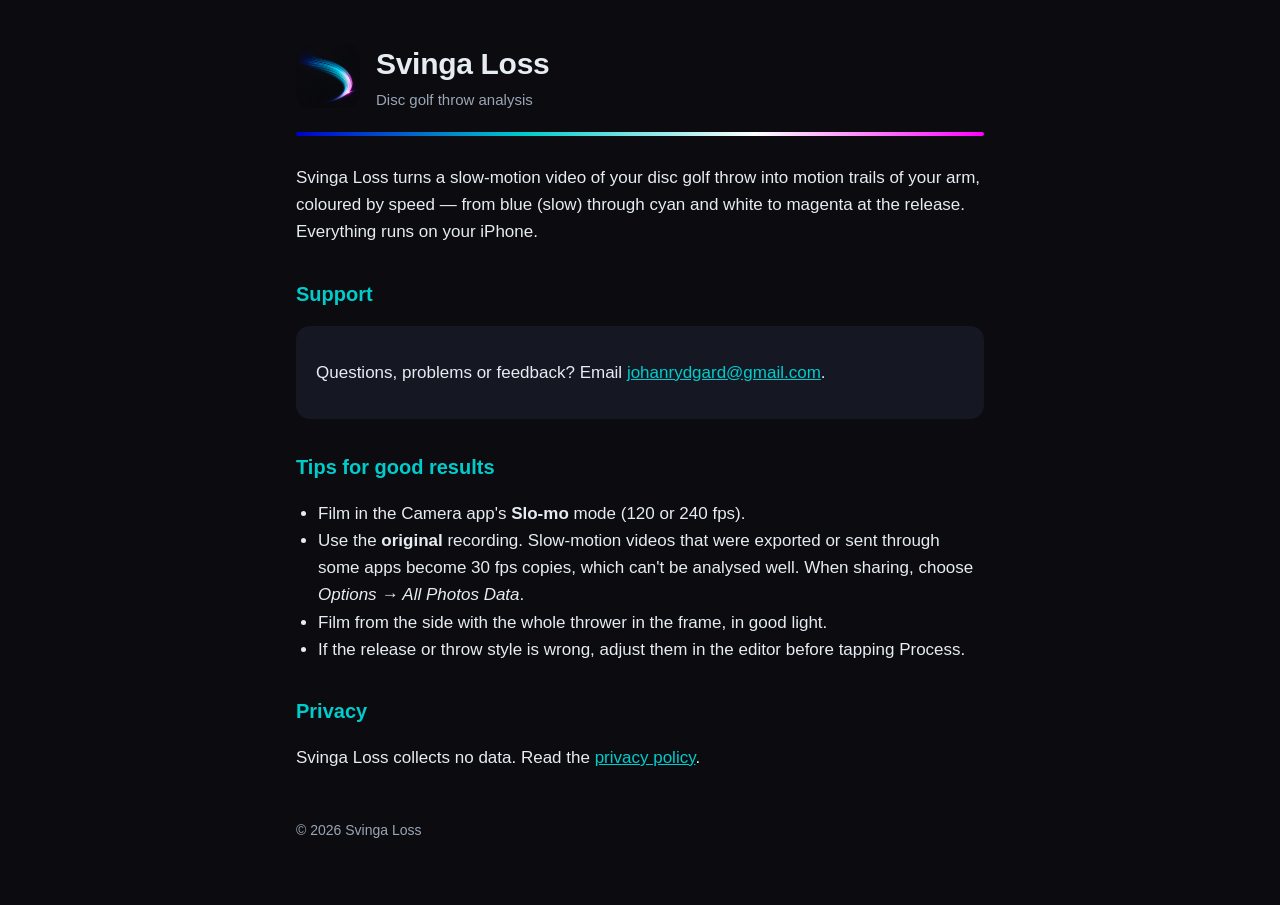
<file: index.html>
<!doctype html>
<html lang="en">
<head>
  <meta charset="utf-8">
  <meta name="viewport" content="width=device-width, initial-scale=1">
  <title>Svinga Loss — Support</title>
  <meta name="description" content="Svinga Loss: disc golf throw analysis. Support and contact.">
  <link rel="icon" href="favicon.png">
  <link rel="apple-touch-icon" href="apple-touch-icon.png">
  <link rel="stylesheet" href="style.css">
</head>
<body>
<main>
  <header>
    <img src="icon.png" alt="Svinga Loss app icon">
    <div>
      <h1>Svinga Loss</h1>
      <div class="muted">Disc golf throw analysis</div>
    </div>
  </header>
  <div class="bar"></div>

  <p>Svinga Loss turns a slow-motion video of your disc golf throw into motion
  trails of your arm, coloured by speed — from blue (slow) through cyan and
  white to magenta at the release. Everything runs on your iPhone.</p>

  <h2>Support</h2>
  <div class="card">
    <p>Questions, problems or feedback? Email
    <a href="mailto:johanrydgard@gmail.com">johanrydgard@gmail.com</a>.</p>
  </div>

  <h2>Tips for good results</h2>
  <ul>
    <li>Film in the Camera app's <b>Slo-mo</b> mode (120 or 240 fps).</li>
    <li>Use the <b>original</b> recording. Slow-motion videos that were exported or
      sent through some apps become 30 fps copies, which can't be analysed well.
      When sharing, choose <i>Options → All Photos Data</i>.</li>
    <li>Film from the side with the whole thrower in the frame, in good light.</li>
    <li>If the release or throw style is wrong, adjust them in the editor before
      tapping Process.</li>
  </ul>

  <h2>Privacy</h2>
  <p>Svinga Loss collects no data. Read the <a href="privacy/">privacy policy</a>.</p>

  <footer>© 2026 Svinga Loss</footer>
</main>
</body>
</html>
</file>
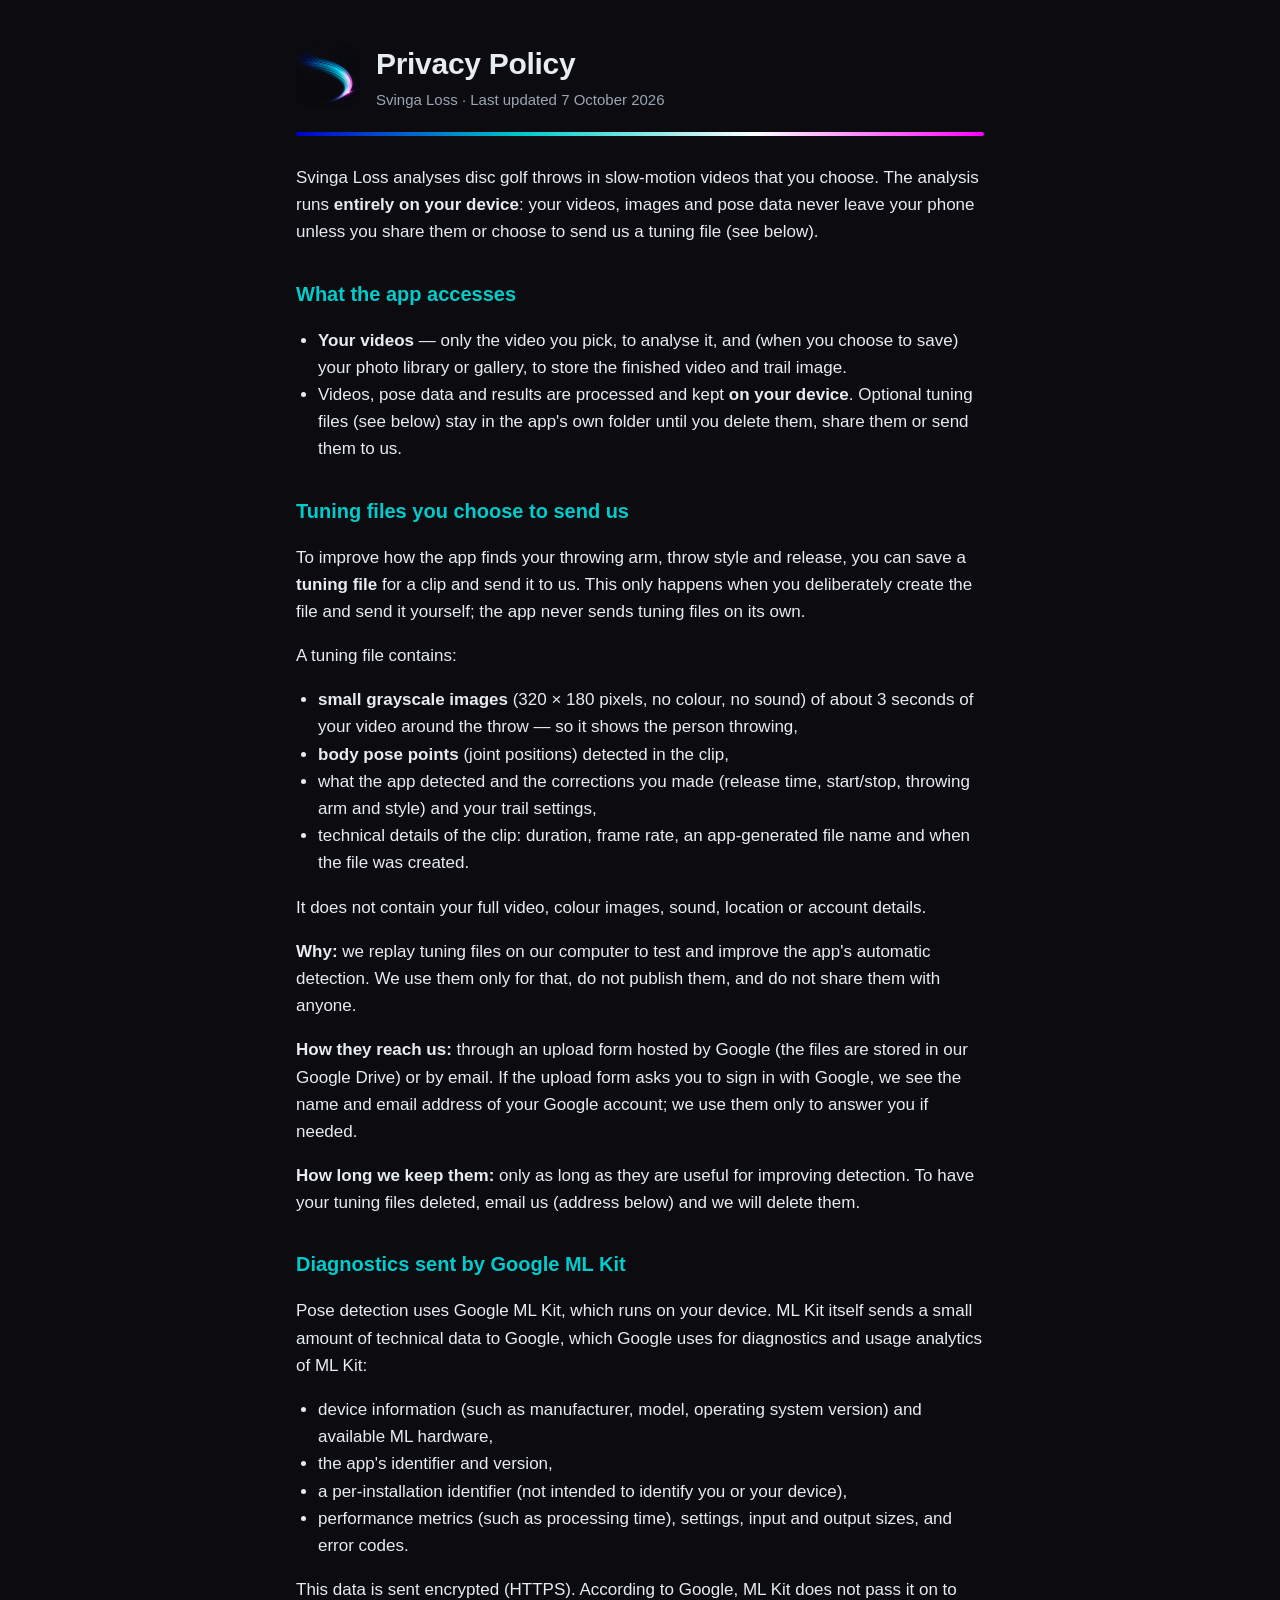
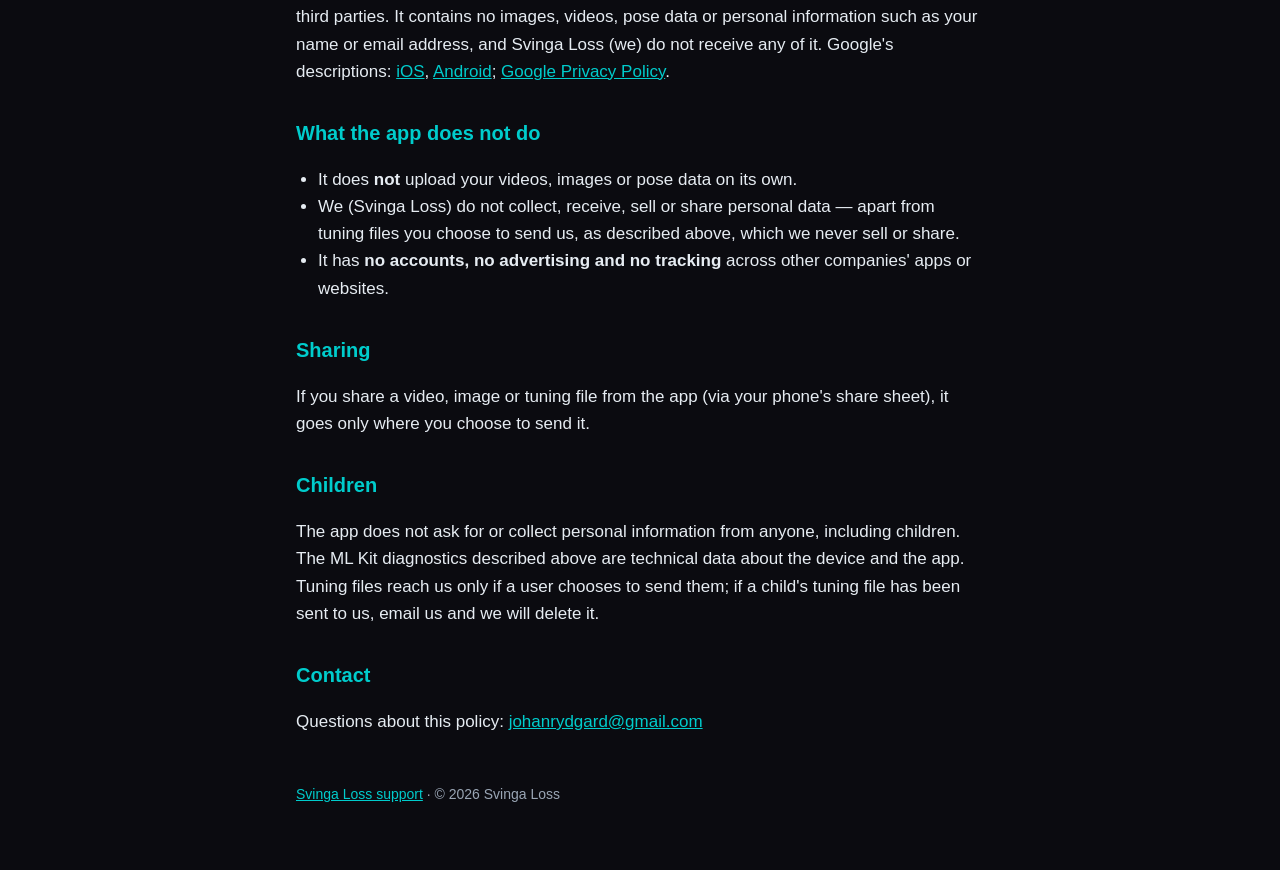
<file: privacy/index.html>
<!doctype html>
<html lang="en">
<head>
  <meta charset="utf-8">
  <meta name="viewport" content="width=device-width, initial-scale=1">
  <title>Svinga Loss — Privacy Policy</title>
  <meta name="description" content="Privacy policy for the Svinga Loss app.">
  <link rel="icon" href="../favicon.png">
  <link rel="apple-touch-icon" href="../apple-touch-icon.png">
  <link rel="stylesheet" href="../style.css">
</head>
<body>
<main>
  <header>
    <img src="../icon.png" alt="Svinga Loss app icon">
    <div>
      <h1>Privacy Policy</h1>
      <div class="muted">Svinga Loss · Last updated 7 October 2026</div>
    </div>
  </header>
  <div class="bar"></div>

  <p>Svinga Loss analyses disc golf throws in slow-motion videos that you
  choose. The analysis runs <b>entirely on your device</b>: your videos,
  images and pose data never leave your phone unless you share them or
  choose to send us a tuning file (see below).</p>

  <h2>What the app accesses</h2>
  <ul>
    <li><b>Your videos</b> — only the video you pick, to analyse it, and
      (when you choose to save) your photo library or gallery, to store the
      finished video and trail image.</li>
    <li>Videos, pose data and results are processed and kept <b>on your
      device</b>. Optional tuning files (see below) stay in the app's own
      folder until you delete them, share them or send them to us.</li>
  </ul>

  <h2>Tuning files you choose to send us</h2>
  <p>To improve how the app finds your throwing arm, throw style and release,
  you can save a <b>tuning file</b> for a clip and send it to us. This only
  happens when you deliberately create the file and send it yourself; the app
  never sends tuning files on its own.</p>
  <p>A tuning file contains:</p>
  <ul>
    <li><b>small grayscale images</b> (320 × 180 pixels, no colour, no sound)
      of about 3 seconds of your video around the throw — so it shows the
      person throwing,</li>
    <li><b>body pose points</b> (joint positions) detected in the clip,</li>
    <li>what the app detected and the corrections you made (release time,
      start/stop, throwing arm and style) and your trail settings,</li>
    <li>technical details of the clip: duration, frame rate, an
      app-generated file name and when the file was created.</li>
  </ul>
  <p>It does not contain your full video, colour images, sound, location or
  account details.</p>
  <p><b>Why:</b> we replay tuning files on our computer to test and improve
  the app's automatic detection. We use them only for that, do not publish
  them, and do not share them with anyone.</p>
  <p><b>How they reach us:</b> through an upload form hosted by Google (the
  files are stored in our Google Drive) or by email. If the upload form asks
  you to sign in with Google, we see the name and email address of your
  Google account; we use them only to answer you if needed.</p>
  <p><b>How long we keep them:</b> only as long as they are useful for
  improving detection. To have your tuning files deleted, email us (address
  below) and we will delete them.</p>

  <h2>Diagnostics sent by Google ML Kit</h2>
  <p>Pose detection uses Google ML Kit, which runs on your device. ML Kit
  itself sends a small amount of technical data to Google, which Google uses
  for diagnostics and usage analytics of ML Kit:</p>
  <ul>
    <li>device information (such as manufacturer, model, operating system
      version) and available ML hardware,</li>
    <li>the app's identifier and version,</li>
    <li>a per-installation identifier (not intended to identify you or your
      device),</li>
    <li>performance metrics (such as processing time), settings, input and
      output sizes, and error codes.</li>
  </ul>
  <p>This data is sent encrypted (HTTPS). According to Google, ML Kit does not
  pass it on to third parties. It contains no images, videos, pose data or
  personal information such as your name or email address, and Svinga Loss
  (we) do not receive any of it. Google's descriptions:
  <a href="https://developers.google.com/ml-kit/ios-data-disclosure">iOS</a>,
  <a href="https://developers.google.com/ml-kit/android-data-disclosure">Android</a>;
  <a href="https://policies.google.com/privacy">Google Privacy Policy</a>.</p>

  <h2>What the app does not do</h2>
  <ul>
    <li>It does <b>not</b> upload your videos, images or pose data on its
      own.</li>
    <li>We (Svinga Loss) do not collect, receive, sell or share personal
      data — apart from tuning files you choose to send us, as described
      above, which we never sell or share.</li>
    <li>It has <b>no accounts, no advertising and no tracking</b> across
      other companies' apps or websites.</li>
  </ul>

  <h2>Sharing</h2>
  <p>If you share a video, image or tuning file from the app (via your phone's
  share sheet), it goes only where you choose to send it.</p>

  <h2>Children</h2>
  <p>The app does not ask for or collect personal information from anyone,
  including children. The ML Kit diagnostics described above are technical
  data about the device and the app. Tuning files reach us only if a user
  chooses to send them; if a child's tuning file has been sent to us, email us
  and we will delete it.</p>

  <h2>Contact</h2>
  <p>Questions about this policy:
  <a href="mailto:johanrydgard@gmail.com">johanrydgard@gmail.com</a></p>

  <footer><a href="../">Svinga Loss support</a> · © 2026 Svinga Loss</footer>
</main>
</body>
</html>
</file>
<file: style.css>
:root {
  --bg: #0b0b10; --surface: #151823; --text: #e6ecf2; --muted: #9aa6b5;
  --cyan: #00cccc; --blue: #0066cc; --magenta: #ff00ff; --pink: #ff80ff;
}
* { box-sizing: border-box; }
html, body { margin: 0; background: var(--bg); color: var(--text); }
body {
  font-family: -apple-system, BlinkMacSystemFont, "Segoe UI", Roboto, Helvetica, Arial, sans-serif;
  line-height: 1.6; font-size: 17px;
}
main { max-width: 720px; margin: 0 auto; padding: 40px 16px 64px; }
header { display: flex; align-items: center; gap: 16px; margin-bottom: 8px; }
header img { width: 64px; height: 64px; border-radius: 14px; }
h1 { font-size: 30px; margin: 0; letter-spacing: -0.01em; }
h2 { font-size: 20px; margin: 32px 0 8px; color: var(--cyan); }
p, li { color: var(--text); }
.muted { color: var(--muted); font-size: 15px; }
a { color: var(--cyan); }
a:hover { color: var(--pink); }
.bar { height: 4px; border-radius: 2px; margin: 20px 0 28px;
  background: linear-gradient(90deg, #0000cc, var(--blue), var(--cyan), #80e6e6, #ffffff, var(--pink), var(--magenta)); }
.card { background: var(--surface); border-radius: 14px; padding: 16px 20px; margin: 16px 0; }
ul { padding-left: 22px; }
footer { margin-top: 48px; color: var(--muted); font-size: 14px; }
</file>
